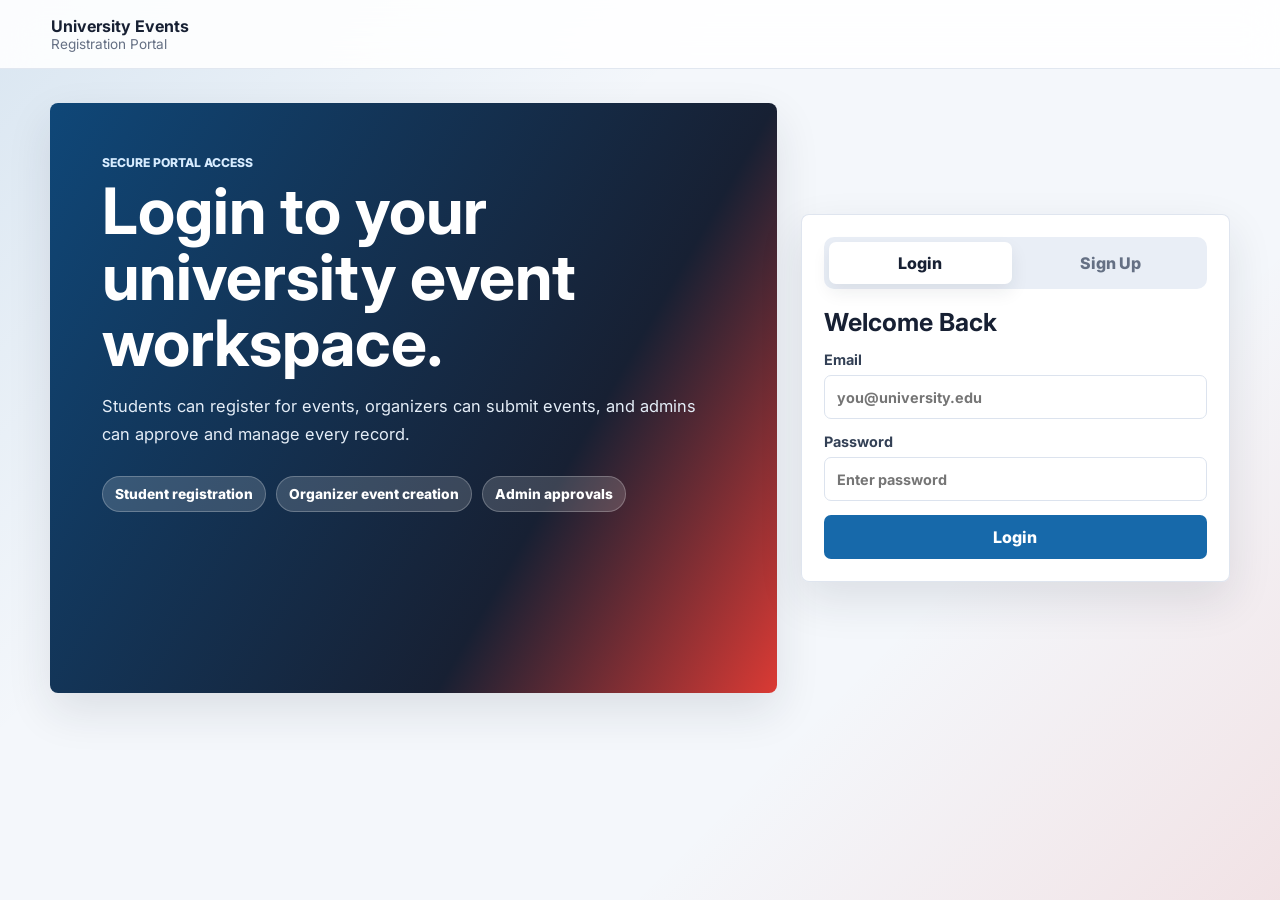
<file: index.html>
<!DOCTYPE html>
<html lang="en">
<head>
  <meta charset="UTF-8">
  <meta name="viewport" content="width=device-width, initial-scale=1.0">
  <title>Login | University Event Registration Portal</title>
  <link rel="preconnect" href="https://fonts.googleapis.com">
  <link rel="preconnect" href="https://fonts.gstatic.com" crossorigin>
  <link href="https://fonts.googleapis.com/css2?family=Inter:wght@400;500;600;700;800&display=swap" rel="stylesheet">
  <link rel="stylesheet" href="css/styles.css">
</head>
<body data-page="auth">
  <header class="topbar">
    <div class="brand">
      <div>
        <strong>University Events</strong>
        <span>Registration Portal</span>
      </div>
    </div>
  </header>

  <section class="auth-screen" id="authScreen">
    <div class="auth-visual">
      <p class="eyebrow">Secure portal access</p>
      <h1>Login to your university event workspace.</h1>
      <p>Students can register for events, organizers can submit events, and admins can approve and manage every record.</p>
      <div class="auth-points">
        <span>Student registration</span>
        <span>Organizer event creation</span>
        <span>Admin approvals</span>
      </div>
    </div>

    <div class="auth-card">
      <div class="auth-toggle" aria-label="Authentication mode">
        <button type="button" class="auth-mode active" data-auth-mode="login">Login</button>
        <button type="button" class="auth-mode" data-auth-mode="signup">Sign Up</button>
      </div>

      <form id="loginForm" class="auth-form">
        <h2>Welcome Back</h2>
        <label>
          Email
          <input id="loginEmail" type="email" placeholder="you@university.edu" required>
        </label>
        <label>
          Password
          <input id="loginPassword" type="password" placeholder="Enter password" required>
        </label>
        <button class="primary-btn" type="submit">Login</button>
      </form>

      <form id="signupForm" class="auth-form hidden">
        <h2>Create Account</h2>
        <label>
          Full Name
          <input id="signupName" type="text" placeholder="Enter full name" required>
        </label>
        <label>
          Email
          <input id="signupEmail" type="email" placeholder="you@university.edu" required>
        </label>
        <label>
          Password
          <input id="signupPassword" type="password" placeholder="Minimum 6 characters" minlength="6" required>
        </label>
        <label>
          Select Role
          <select id="signupRole" required>
            <option value="student">Student</option>
            <option value="organizer">Organizer</option>
          </select>
        </label>
        <button class="primary-btn" type="submit">Create Account</button>
      </form>

    </div>
  </section>

  <div id="toast" class="toast" role="status" aria-live="polite"></div>

  <script src="js/api.js"></script>
  <script src="js/app.js"></script>
</body>
</html>
</file>
<file: css/styles.css>
:root {
  --ink: #172033;
  --muted: #657084;
  --line: #dce3ee;
  --paper: #ffffff;
  --soft: #f4f7fb;
  --primary: #1769aa;
  --primary-dark: #0f4778;
  --accent: #db3a34;
  --success: #1d8f5f;
  --warning: #b36a00;
  --shadow: 0 18px 45px rgba(23, 32, 51, 0.11);
}

* {
  box-sizing: border-box;
}

body {
  margin: 0;
  min-height: 100vh;
  color: var(--ink);
  background:
    linear-gradient(135deg, rgba(23, 105, 170, 0.12), transparent 34%),
    linear-gradient(315deg, rgba(219, 58, 52, 0.11), transparent 30%),
    var(--soft);
  font-family: Inter, Arial, sans-serif;
}

.hidden {
  display: none !important;
}

button,
input,
select,
textarea {
  font: inherit;
}

button {
  cursor: pointer;
}

.topbar {
  position: sticky;
  top: 0;
  z-index: 20;
  display: flex;
  align-items: center;
  justify-content: space-between;
  gap: 20px;
  padding: 16px clamp(18px, 4vw, 56px);
  background: rgba(255, 255, 255, 0.88);
  border-bottom: 1px solid rgba(220, 227, 238, 0.86);
  backdrop-filter: blur(18px);
}

.session-box {
  display: flex;
  align-items: center;
  gap: 10px;
}

.session-box span {
  max-width: 230px;
  color: #334055;
  font-size: 0.9rem;
  font-weight: 800;
  overflow: hidden;
  text-overflow: ellipsis;
  white-space: nowrap;
}

.brand {
  display: flex;
  align-items: center;
  gap: 12px;
}

.brand-mark {
  display: grid;
  width: 46px;
  height: 46px;
  place-items: center;
  color: #fff;
  background: linear-gradient(135deg, var(--primary), var(--accent));
  border-radius: 8px;
  font-weight: 800;
}

.brand strong,
.brand span {
  display: block;
}

.brand span {
  color: var(--muted);
  font-size: 0.85rem;
}

.panel-tabs {
  display: flex;
  gap: 8px;
  padding: 5px;
  background: #e9eef6;
  border-radius: 10px;
}

.tab-btn {
  min-width: 104px;
  padding: 10px 14px;
  color: var(--muted);
  background: transparent;
  border: 0;
  border-radius: 7px;
  font-weight: 700;
  transition: 180ms ease;
}

.tab-btn.active,
.tab-btn:hover {
  color: var(--ink);
  background: #fff;
  box-shadow: 0 8px 18px rgba(23, 32, 51, 0.08);
}

main {
  width: min(1180px, calc(100% - 32px));
  margin: 0 auto;
  padding: 34px 0 54px;
}

.auth-screen {
  display: grid;
  grid-template-columns: minmax(0, 1.1fr) minmax(320px, 0.65fr);
  gap: 24px;
  align-items: stretch;
  width: min(1180px, calc(100% - 32px));
  margin: 34px auto 54px;
}

.auth-visual {
  min-height: 590px;
  padding: clamp(26px, 5vw, 52px);
  color: #fff;
  background: linear-gradient(120deg, #0f4778, #172033 68%, #db3a34);
  border-radius: 8px;
  box-shadow: var(--shadow);
}

.auth-visual .eyebrow {
  color: #d7ecff;
}

.auth-visual h1 {
  max-width: 720px;
  margin: 0;
  font-size: clamp(2.1rem, 5vw, 4.4rem);
  line-height: 1.03;
}

.auth-visual p:last-of-type {
  max-width: 620px;
  color: #e4edf7;
  font-size: 1.03rem;
  line-height: 1.7;
}

.auth-points {
  display: flex;
  gap: 10px;
  flex-wrap: wrap;
  margin-top: 28px;
}

.auth-points span {
  padding: 9px 12px;
  background: rgba(255, 255, 255, 0.16);
  border: 1px solid rgba(255, 255, 255, 0.24);
  border-radius: 999px;
  font-size: 0.86rem;
  font-weight: 800;
}

.auth-card {
  align-self: center;
  padding: 22px;
  background: rgba(255, 255, 255, 0.96);
  border: 1px solid rgba(220, 227, 238, 0.9);
  border-radius: 8px;
  box-shadow: var(--shadow);
}

.auth-toggle {
  display: grid;
  grid-template-columns: 1fr 1fr;
  gap: 6px;
  padding: 5px;
  margin-bottom: 18px;
  background: #e9eef6;
  border-radius: 10px;
}

.auth-mode {
  min-height: 42px;
  color: var(--muted);
  background: transparent;
  border: 0;
  border-radius: 7px;
  font-weight: 800;
}

.auth-mode.active {
  color: var(--ink);
  background: #fff;
  box-shadow: 0 8px 18px rgba(23, 32, 51, 0.08);
}

.auth-form {
  display: grid;
  gap: 14px;
}

.auth-form h2 {
  font-size: 1.55rem;
}

.hero {
  display: grid;
  grid-template-columns: minmax(0, 1.4fr) minmax(280px, 0.6fr);
  gap: 22px;
  align-items: stretch;
  min-height: 310px;
  padding: clamp(24px, 5vw, 46px);
  overflow: hidden;
  background: linear-gradient(115deg, rgba(255, 255, 255, 0.98) 0%, rgba(239, 246, 252, 0.94) 58%, rgba(255, 242, 241, 0.9) 100%);
  border: 1px solid rgba(255, 255, 255, 0.8);
  border-radius: 8px;
  box-shadow: var(--shadow);
}

.eyebrow {
  margin: 0 0 8px;
  color: var(--primary);
  font-size: 0.76rem;
  font-weight: 800;
  letter-spacing: 0;
  text-transform: uppercase;
}

.hero h1 {
  max-width: 760px;
  margin: 0;
  font-size: clamp(2.15rem, 5vw, 4.45rem);
  line-height: 1.02;
}

.hero p:last-child {
  max-width: 620px;
  color: #435066;
  font-size: 1.06rem;
  line-height: 1.7;
}

.hero-stats {
  align-self: end;
  display: grid;
  gap: 12px;
}

.hero-stats div,
.admin-stats article,
.form-shell,
.list-panel {
  background: rgba(255, 255, 255, 0.94);
  border: 1px solid rgba(220, 227, 238, 0.9);
  border-radius: 8px;
  box-shadow: 0 12px 30px rgba(23, 32, 51, 0.08);
}

.hero-stats div {
  padding: 18px;
}

.hero-stats span,
.admin-stats span {
  display: block;
  font-size: 2rem;
  font-weight: 800;
}

small {
  color: var(--muted);
  font-weight: 600;
}

.panel {
  display: none;
  margin-top: 26px;
}

.panel.active {
  display: block;
}

.panel-header {
  display: flex;
  align-items: end;
  justify-content: space-between;
  gap: 18px;
  margin-bottom: 18px;
}

h2,
h3 {
  margin: 0;
}

h2 {
  font-size: clamp(1.6rem, 3vw, 2.35rem);
}

.filters,
.list-heading {
  display: flex;
  align-items: center;
  gap: 10px;
  flex-wrap: wrap;
}

input,
select,
textarea {
  width: 100%;
  min-height: 44px;
  color: var(--ink);
  background: #fff;
  border: 1px solid var(--line);
  border-radius: 7px;
  outline: none;
  padding: 11px 12px;
  transition: border 160ms ease, box-shadow 160ms ease, transform 160ms ease;
}

textarea {
  resize: vertical;
}

select[multiple] {
  min-height: 138px;
  padding: 8px;
}

select[multiple] option {
  padding: 8px;
}

input:focus,
select:focus,
textarea:focus {
  border-color: var(--primary);
  box-shadow: 0 0 0 4px rgba(23, 105, 170, 0.13);
}

label {
  display: grid;
  gap: 7px;
  color: #334055;
  font-size: 0.9rem;
  font-weight: 700;
}

.filters input,
.filters select,
.list-heading input,
.list-heading select {
  width: min(230px, 100%);
}

.event-grid {
  display: grid;
  grid-template-columns: repeat(auto-fit, minmax(260px, 1fr));
  gap: 16px;
}

.event-card {
  display: flex;
  min-height: 285px;
  flex-direction: column;
  gap: 14px;
  padding: 18px;
  background: var(--paper);
  border: 1px solid var(--line);
  border-radius: 8px;
  box-shadow: 0 14px 30px rgba(23, 32, 51, 0.08);
  transition: transform 180ms ease, box-shadow 180ms ease, border 180ms ease;
}

.event-card:hover {
  border-color: rgba(23, 105, 170, 0.5);
  box-shadow: 0 24px 48px rgba(23, 32, 51, 0.14);
  transform: translateY(-4px);
}

.event-topline,
.card-meta,
.card-actions,
.item-actions {
  display: flex;
  gap: 8px;
  flex-wrap: wrap;
  align-items: center;
}

.event-topline {
  justify-content: space-between;
}

.event-card h3 {
  font-size: 1.2rem;
}

.event-card p,
.stack-item p {
  color: var(--muted);
  line-height: 1.55;
}

.badge,
.status-pill {
  display: inline-flex;
  align-items: center;
  min-height: 28px;
  padding: 5px 9px;
  border-radius: 999px;
  background: #eef5fb;
  color: var(--primary-dark);
  font-size: 0.78rem;
  font-weight: 800;
}

.badge.approved {
  color: #136243;
  background: #e7f7ef;
}

.badge.pending {
  color: #8a5200;
  background: #fff3db;
}

.badge.rejected {
  color: #9f2924;
  background: #ffe9e8;
}

.card-meta span {
  color: #435066;
  font-size: 0.88rem;
  font-weight: 700;
}

.primary-btn,
.secondary-btn,
.ghost-btn,
.danger-btn {
  min-height: 44px;
  padding: 11px 16px;
  border-radius: 7px;
  border: 1px solid transparent;
  font-weight: 800;
  transition: transform 160ms ease, box-shadow 160ms ease, background 160ms ease;
}

.primary-btn {
  color: #fff;
  background: var(--primary);
}

.secondary-btn {
  color: #fff;
  background: var(--ink);
}

.ghost-btn {
  color: var(--primary-dark);
  background: #eef5fb;
  border-color: #cce0f2;
}

.danger-btn {
  color: #fff;
  background: var(--accent);
}

.primary-btn:hover,
.secondary-btn:hover,
.ghost-btn:hover,
.danger-btn:hover {
  box-shadow: 0 12px 24px rgba(23, 32, 51, 0.14);
  transform: translateY(-2px);
}

button:disabled {
  cursor: not-allowed;
  opacity: 0.58;
  transform: none;
  box-shadow: none;
}

.form-shell {
  padding: 20px;
}

.form-shell.hidden {
  display: none;
}

.form-title {
  display: flex;
  justify-content: space-between;
  gap: 14px;
  margin-bottom: 18px;
}

.icon-close {
  width: 38px;
  height: 38px;
  color: var(--muted);
  background: #f1f4f9;
  border: 0;
  border-radius: 7px;
  font-weight: 800;
}

.form-grid {
  display: grid;
  grid-template-columns: repeat(2, minmax(0, 1fr));
  gap: 14px;
  margin: 16px 0;
}

.split-layout {
  display: grid;
  grid-template-columns: minmax(290px, 0.85fr) minmax(0, 1.15fr);
  gap: 18px;
  align-items: start;
}

.list-panel {
  padding: 18px;
}

.list-heading {
  justify-content: space-between;
  margin-bottom: 14px;
}

.stack-list {
  display: grid;
  gap: 12px;
}

.stack-item {
  padding: 15px;
  background: #fbfcfe;
  border: 1px solid var(--line);
  border-radius: 8px;
}

.stack-item h4 {
  margin: 0 0 8px;
}

.admin-stats {
  display: grid;
  grid-template-columns: repeat(4, 1fr);
  gap: 14px;
  margin-bottom: 18px;
}

.admin-stats article {
  padding: 18px;
}

.registrations-panel {
  margin-top: 18px;
}

.table-wrap {
  overflow-x: auto;
}

table {
  width: 100%;
  border-collapse: collapse;
  min-width: 760px;
}

th,
td {
  padding: 12px;
  border-bottom: 1px solid var(--line);
  text-align: left;
  vertical-align: top;
}

th {
  color: #334055;
  background: #f4f7fb;
  font-size: 0.82rem;
  text-transform: uppercase;
}

td {
  color: #4b586d;
  font-size: 0.92rem;
}

.empty-state {
  padding: 28px;
  color: var(--muted);
  background: rgba(255, 255, 255, 0.74);
  border: 1px dashed #b9c6d7;
  border-radius: 8px;
  text-align: center;
}

.toast {
  position: fixed;
  right: 22px;
  bottom: 22px;
  z-index: 50;
  max-width: min(360px, calc(100% - 32px));
  padding: 14px 16px;
  color: #fff;
  background: var(--ink);
  border-radius: 8px;
  box-shadow: var(--shadow);
  opacity: 0;
  pointer-events: none;
  transform: translateY(14px);
  transition: 220ms ease;
}

.toast.show {
  opacity: 1;
  transform: translateY(0);
}

@media (max-width: 860px) {
  .topbar,
  .panel-header {
    align-items: stretch;
    flex-direction: column;
  }

  .panel-tabs {
    width: 100%;
  }

  .tab-btn {
    flex: 1;
    min-width: 0;
  }

  .hero,
  .auth-screen,
  .split-layout,
  .admin-stats {
    grid-template-columns: 1fr;
  }

  .hero {
    min-height: auto;
  }

  .auth-visual {
    min-height: 420px;
  }
}

@media (max-width: 620px) {
  main {
    width: min(100% - 22px, 1180px);
    padding-top: 18px;
  }

  .topbar {
    padding: 14px;
  }

  .session-box {
    justify-content: space-between;
  }

  .panel-tabs {
    overflow-x: auto;
  }

  .hero,
  .auth-visual,
  .auth-card {
    padding: 22px;
  }

  .hero h1,
  .auth-visual h1 {
    font-size: 2rem;
  }

  .auth-screen {
    width: min(100% - 22px, 1180px);
    margin-top: 18px;
  }

  .form-grid {
    grid-template-columns: 1fr;
  }

  .filters input,
  .filters select,
  .list-heading input,
  .list-heading select {
    width: 100%;
  }
}
</file>
